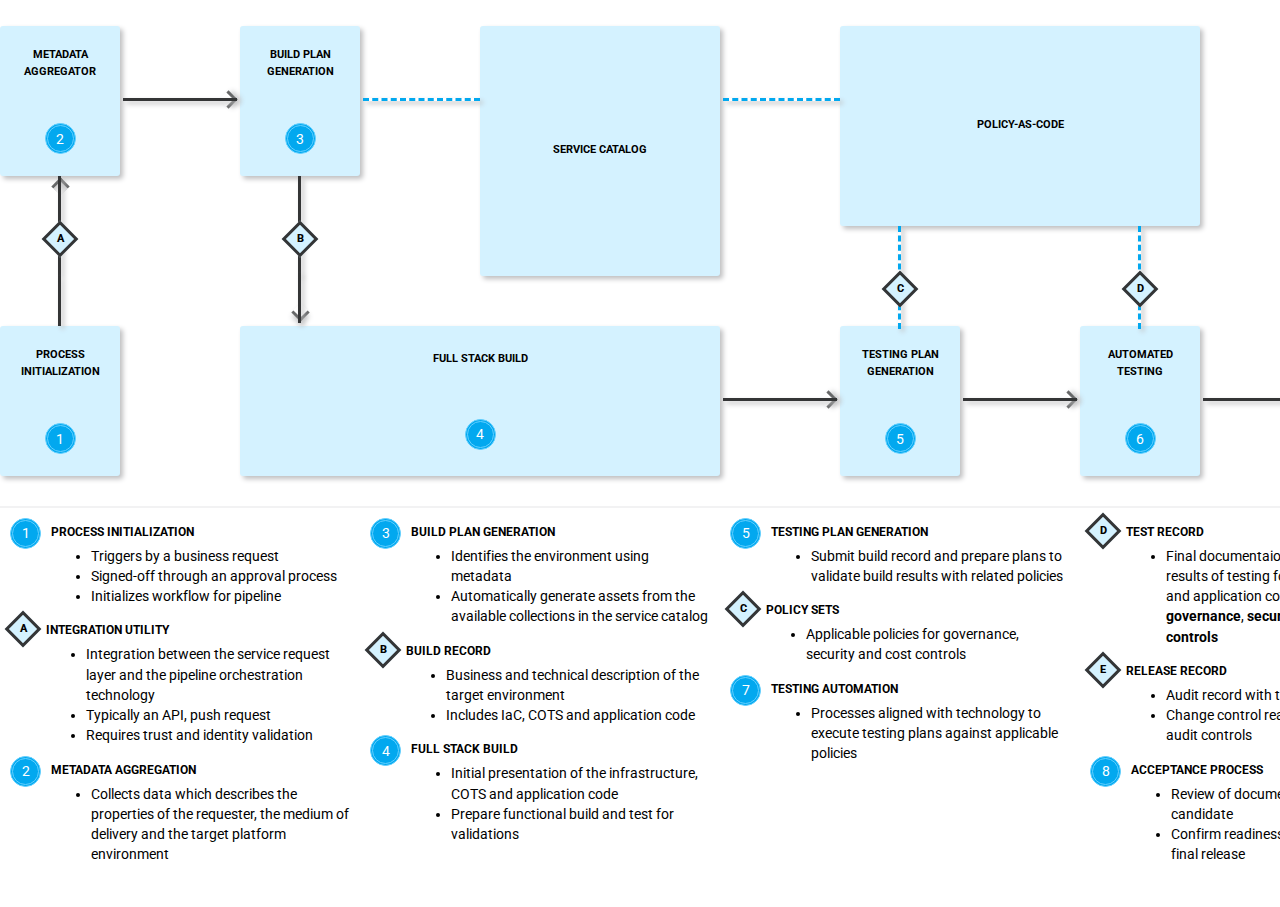
<file: index.html>
<!DOCTYPE html>
<html lang="en">


<head>
    <title>Workflow First</title>

    <meta charset="UTF-8">
    <meta http-equiv="X-UA-Compatible" content="IE=edge">
    <meta name="viewport" content="width=device-width, initial-scale=1.0">

    <link rel="apple-touch-icon" sizes="180x180" href="fav-icon/apple-touch-icon.png">
    <link rel="icon" type="image/png" sizes="32x32" href="fav-icon/favicon-32x32.png">
    <link rel="icon" type="image/png" sizes="16x16" href="fav-icon/favicon-16x16.png">
    <link rel="manifest" href="fav-icon/site.webmanifest">
    <link rel="mask-icon" href="fav-icon/safari-pinned-tab.svg" color="#5bbad5">
    <link rel="shortcut icon" href="fav-icon/favicon.ico">
    <meta name="msapplication-TileColor" content="#da532c">
    <meta name="msapplication-config" content="fav-icon/browserconfig.xml">
    <meta name="theme-color" content="#ffffff">


    <link rel="preconnect" href="https://fonts.googleapis.com">
    <link rel="preconnect" href="https://fonts.gstatic.com" crossorigin>
    <link href="https://fonts.googleapis.com/css2?family=Roboto:wght@400;700&display=swap" rel="stylesheet">

    <link rel="stylesheet" type="text/css" href="css/normalize.css">
    <link rel="stylesheet" type="text/css" href="css/style.css">

    <script type="text/javascript" src="js/main.js"></script>
</head>

<body>
    <div class="main-container">
        <div class="main-wrapper">
            <div class="main-content">
                <div class="workflow" id="workflow"></div>
            </div>
        </div>
    </div>
</body>

</html>
</file>
<file: css/style.css>
:root {
    --main-bg-color: #FFFFFF;
    --hashi-gray-2: #343536;
    --hashi-gray-4: #BFBFC0;
    --hashi-gray-6: #F2F2F3;
    --hashi-main: #02A8EF;
    --hashi-primary: #63D0FF;
    --hashi-secondary: #D4F2FF;
    --hashi-accent: #CEFCF2;
    --hashi-highlight: #FFDBD2;
}
* {
    margin: 0px;
    font-family: 'Roboto', sans-serif;
    text-rendering: optimizeSpeed;
    line-height: 1.5;
}

body {
    background-color: var(--main-bg-color);
}
.main-container {
    display: table;
    position: absolute;
    width: 100%;
    height: 100%;
}
.main-wrapper {
    display: table-cell;
    vertical-align: middle;
}
.main-content {
    max-width: 1440px;
    max-height: 850px;
    margin-left: auto;
    margin-right: auto;
}
.workflow {
    display: grid;
    grid-template-columns: repeat(12, 120px);
    grid-template-rows: repeat(7, 50);
}
.workflow__cell {
    background-color: var(--hashi-secondary);
    border-color: var(--hashi-gray-4);
    height: 150px;
    border-radius: 3px;
    box-shadow: 3px 3px 5px var(--hashi-gray-4);
    z-index: 888;
    display:flex;
    flex-direction: column;
    justify-content: space-around;
    align-items: center;
}
.workflow__cell:hover {
    background-color: var(--hashi-highlight);
}
.workflow__cell-explainer {
    margin-top: 30px;
    border-top: 2px solid var(--hashi-gray-6);
}
.workflow__cell-horizontal-span-2 {
    grid-column: span 2;
}
.workflow__cell-horizontal-span-3 {
    grid-column: span 3;
}
.workflow__cell-horizontal-span-4 {
    grid-column: span 4;
}
.workflow__cell-vertical-span-2 {
    grid-row: span 2;
    height: 100%;
}
.workflow__cell-vertical-span-3 {
    grid-row: span 3;
    height: 100%;
}
.workflow__cell-empty {
}
.arrow-container {
    display: flex;
    min-height: 50px;
    height: 100%;
    position: relative;
    z-index: 900;
}
.arrow-container-up {
    justify-content: center;
    align-items: flex-start;
}
.arrow-container-down {
    justify-content: center;
    align-items: flex-end;
}
.arrow-container-left {
    justify-content: left;
    align-items: center;
}
.arrow-container-right {
    justify-content: right;
    align-items: center;
}
.arrow-pointer {
    opacity: 0.75;
}
.arrow-pointer > ul {
    list-style-type: none;
    margin-block-start: 0px;
    margin-block-end: 0px;
    padding-inline-start: 0px;
}
.arrow {
    display: inline-block;
    width: 10px;
    height: 10px;
    background: none;
    border-top: 3px solid var(--hashi-gray-2);
    border-right: 3px solid var(--hashi-gray-2);
}
.arrow-up {
    transform: rotate(-45deg);
    box-shadow: -3px 3px 5px 0px var(--hashi-gray-4) inset;
}
.arrow-right {
    margin-right: 5px;
    transform: rotate(45deg);
    box-shadow: 3px -3px 5px var(--hashi-gray-4);
}
.arrow-down {
    transform: rotate(135deg);
    box-shadow: 3px -3px 5px 0px var(--hashi-gray-4);
}
.arrow-left {
    transform: rotate(-135deg);
    box-shadow: -3px 3px 5px 0px var(--hashi-gray-4) inset;
}
.line-up, .line-down, .line-vertical {
    border-left: 3px solid var(--hashi-gray-2);
    height: 100%;
    position: absolute;
    left: 50%;
    margin-left: -1.75px;
    margin-bottom: 3px;
    box-shadow: 3px 3px 5px var(--hashi-gray-4);
}
.line-left, .line-right, .line-horizontal {
    border-top: 3px solid var(--hashi-gray-2);
    width: 95%;
    position: absolute;
    top: 50%;
    margin-top: -2.75px;
    margin-left: 2.5%;
    margin-right: 2.5%;
    box-shadow: 3px 3px 5px var(--hashi-gray-4);
}
.line-horizontal-dashed, .line-vertical-dashed {
    border-top: 3px dashed var(--hashi-main);
    border-left: 3px dashed var(--hashi-main);
}
.step-label {
    width: 75%;
    text-align: center;
}
.step-label > h2 {
    font-size: 1.25ch;
    text-transform: uppercase;
}
.explainer {
    margin: 10px;
    display: flex;
}
.explainer-text {
    font-size: 1.5ch;
    margin-left: 10px;
}
.explainer-text > h2 {
    font-size: 1.5ch;
    text-transform: uppercase;
    margin-top: 5px;
    margin-bottom: 5px;
}
.step-number {
    font-size: 1.5ch;
    background-color: var(--hashi-main);
    display: flex;
    width: 25px;
    height: 25px;
    align-items: center;
    justify-content: center;
    border-radius: 50%;
    color: #fff;
    border-style: double;
    border-color: var(--hashi-primary);
}
.step-artifact-container {
    position: absolute;
    z-index: 998;
}
.step-artifact {
    font-size: 1.25ch;
    font-weight: 800;
    background-color: var(--hashi-secondary);
    display: flex;
    width: 20px;
    height: 20px;
    align-items: center;
    justify-content: center;
    border: 3px solid var(--hashi-gray-2);
    transform: rotate(45deg);
}
.step-artifact .step-artifact-label {
    transform: rotate(-45deg);
}
</file>
